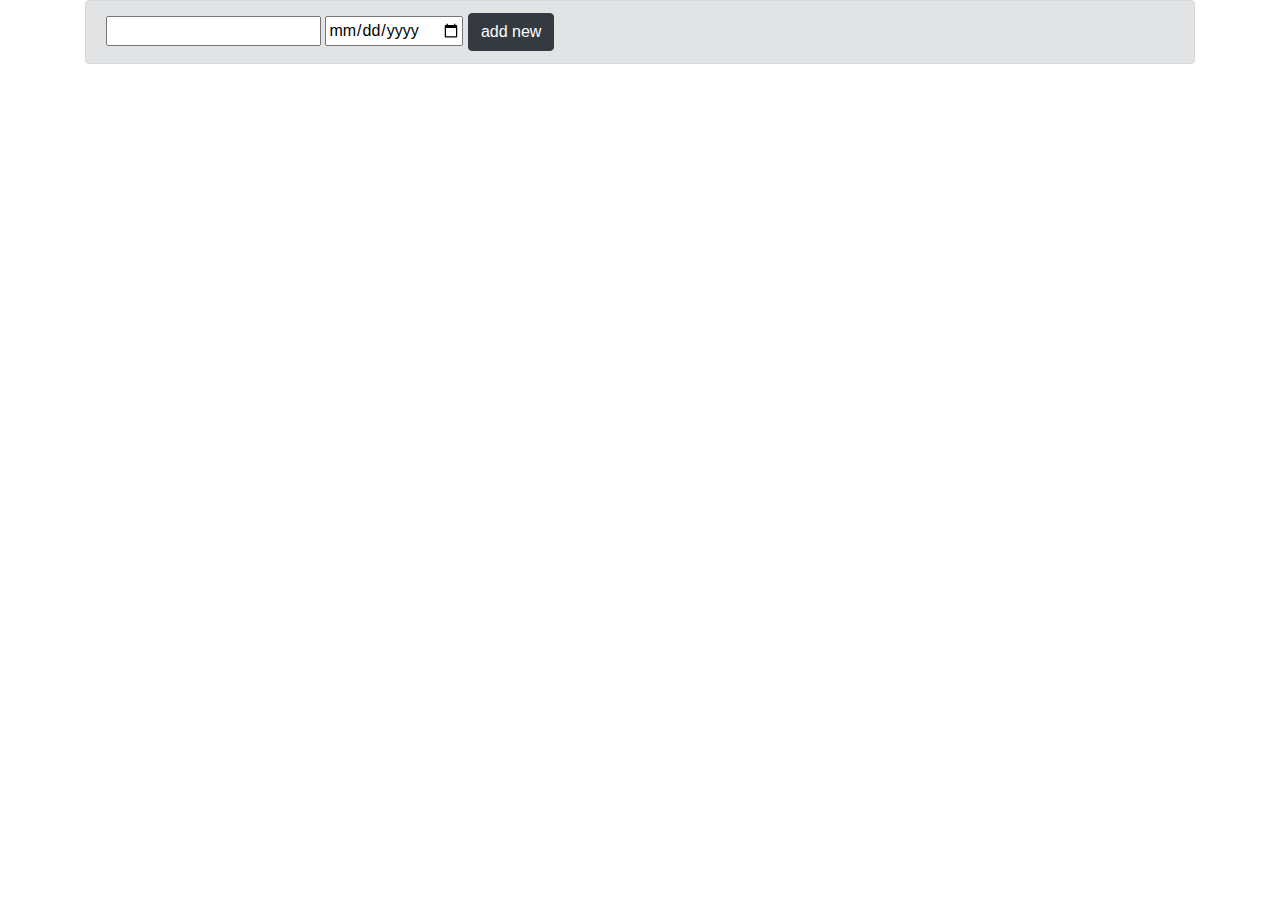
<file: Aleksand Zorin/index.html>
<html>
    <head>
            <link rel="stylesheet" href="https://maxcdn.bootstrapcdn.com/bootstrap/4.0.0/css/bootstrap.min.css" integrity="sha384-Gn5384xqQ1aoWXA+058RXPxPg6fy4IWvTNh0E263XmFcJlSAwiGgFAW/dAiS6JXm" crossorigin="anonymous">
            <script src="https://maxcdn.bootstrapcdn.com/bootstrap/4.0.0/js/bootstrap.min.js" integrity="sha384-JZR6Spejh4U02d8jOt6vLEHfe/JQGiRRSQQxSfFWpi1MquVdAyjUar5+76PVCmYl" crossorigin="anonymous"></script>
    </head>
    <body>
        <div class="container">
            <div class="addNewToDo alert alert-secondary">
                <input type="text" class="addNewToDo_input">
                <input type="date" class="addNewToDo_calendar">
                <button class="addNewToDo_button btn btn-dark">add new</button>
                </div>
        <div class="toDoItems list-group">
        </div>
        </div>
        <script src="index.js"></script>
    </body>
</html>
</file>
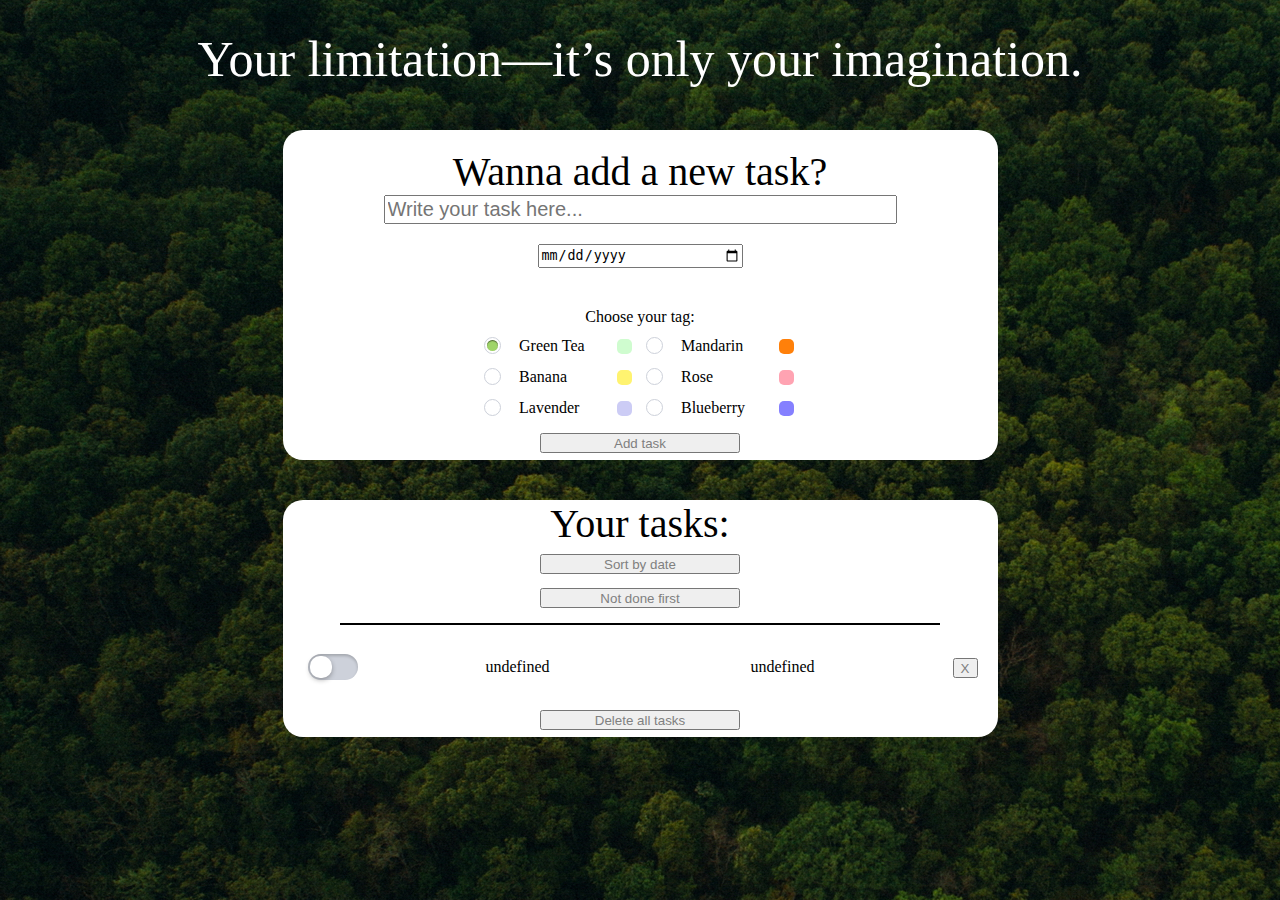
<file: Alina Firsova/index.html>
<!DOCTYPE HTML>
<html>
<head>
    <meta charset="utf-8">
    <title>To-Do List</title>
    <link rel="stylesheet" type="text/css" href="style.css">
</head>
<body onload="init()">  
  <div class="header">Your limitation—it’s only your imagination.</div>
  <div class="mainSection">
    <div class="addTask">
          <div class="addTask__mainInfo">
                  <span>Wanna add a new task?</span>
                  <div class="taskName"><input type="text" size="40px" placeholder="Write your task here..." id="taskName"></div>
                  <input type="date" name="calendar" id="deadline" onchange="checkDate()" class="dateInput">
                  </div>
                  <P>Choose your tag:</P>
        <div class="addTask__tag">   
            <div class="tagChoise"><input type="radio" class="radio" id="greenTea" name="radioTag" value="greenTea" checked/><label for="greenTea">Green Tea</label><div class="greenTea tag"></div></div>
            <div class="tagChoise"><input type="radio" class="radio" id="mandarin" name="radioTag" value="mandarin"/><label for="mandarin">Mandarin</label><div class="mandarin tag"></div></div> 
            <div class="tagChoise"><input type="radio" class="radio" id="banana" name="radioTag" value="banana"/><label for="banana">Banana</label><div class="banana tag"></div></div>
            <div class="tagChoise"><input type="radio" class="radio" id="rose" name="radioTag" value="rose"/><label for="rose">Rose</label><div class="rose tag"></div></div>
            <div class="tagChoise"><input type="radio" class="radio" id="lavender" name="radioTag" value="lavender"/><label for="lavender">Lavender</label><div class="lavender tag"></div></div>
            <div class="tagChoise"><input type="radio" class="radio" id="blueberry" name="radioTag" value="blueberry"/><label for="blueberry">Blueberry</label><div class="blueberry tag"></div></div>
        </div>
        <button onclick="addTask(this)">Add task</button>
      </div>  
    <div class="tasks" ><span>Your tasks:</span> 
        <button onclick="dateSort()">Sort by date</button>
        <button onclick="doneSort()">Not done first</button>
        <hr>
        <div id="taskList"></div>
      <button onclick="deleteAll()">Delete all tasks</button>
      </div>
  </div>
<script type="text/javascript" src="script.js"></script>
</body>
</html>
</file>
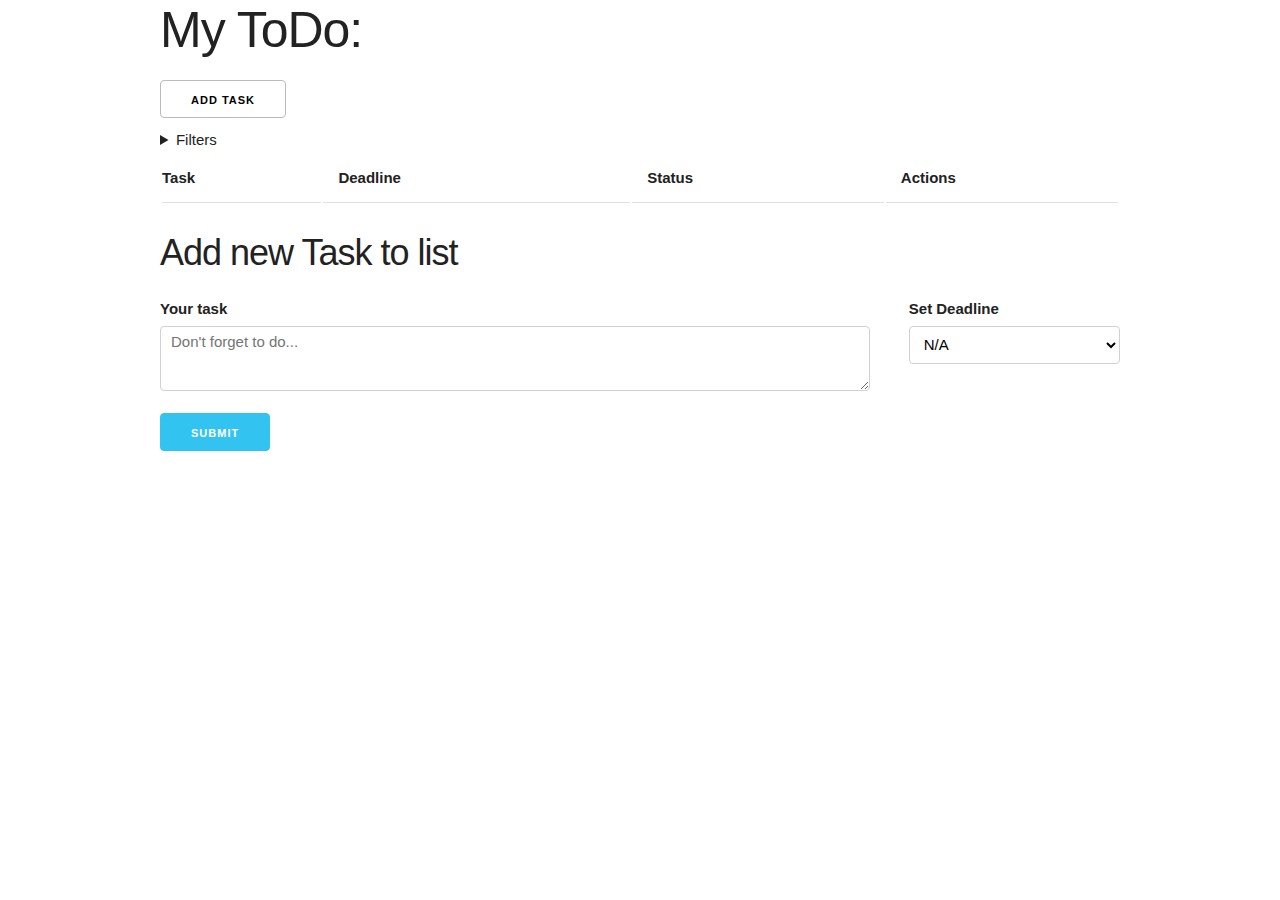
<file: Anatoly Shlom/index.html>
<!DOCTYPE html>
<html>
<head>
    <meta charset="utf-8">
    <meta http-equiv="X-UA-Compatible" content="IE=edge"> 
    <meta name="viewport" content="width=device-width, initial-scale=1">   
    <title>
        ToDo List
    </title>
    <link rel="stylesheet" type="text/css" media="screen" href="css/normalize.css">
    <link rel="stylesheet" type="text/css" media="screen" href="css/skeleton.css">
    <link rel="stylesheet" type="text/css" media="screen" href="css/styles.css">
</head>
<body>
    <main>
        <div class="container">
                <div class="row">
                    <h1>My ToDo:</h1>
                    <a class="button" href="#addnewtask">Add Task</a>
                
                <details>
                        <summary>Filters</summary> 
                    <div class="row">
                        
                        <div class="six columns">
                            <h5>Status filter</h5>
                            <div id="setstatusfilter">
                            <div><input type="radio" name="status_filter" class="" value="null"> Show all tasks</div>
                            <div><input type="radio" name="status_filter" class="" value="done"> Show only done tasks</div>
                            <div><input type="radio" name="status_filter" class="" value="undone"> Show only tasks in progress</div>
                            </div>
                        </div>
                        <div class="six columns">
                                <h5>Deadline filter</h5>
                                <div id="setdeadlinefilter">
                                <input type="radio" name="deadline_filter" class="" value="null"> Show all tasks<br>
                                <input type="radio" name="deadline_filter" class="" value="day"> One day deadline<br>
                                <input type="radio" name="deadline_filter" class="" value="week"> One week deadline
                                </div>
                            </div>
                       
                    </div>
                </details>
                    <table class="u-full-width">
                        <thead>
                            <tr class="head">
                                <th>Task</th>
                                <th><span id="DLFilter">Deadline</span></th>
                                <th>Status</th>
                                <th>Actions</th>
                            </tr>
                        </thead>
                        <tbody id="start">
                            <tr class="tasklist" id="start">
                                <td colspan="4">
                                    <span class="list__message_empty">You have no tasks</span>
                                </td>
                            </tr>
                        </tbody>
                    </table>
                </div>
                <form>
                <a id="addnewtask"></a>
                <h3>Add new Task to list</h3>
                <div class="row">
                    <div class="nine columns">
                        <label for="task">Your task</label>
                        <textarea class="u-full-width" placeholder="Don't forget to do..." id="task"></textarea>           
                    </div>
                    <div class="three columns">
                        <label for="deadline">Set Deadline</label>
                        <select class="u-full-width" id="deadline">
                            <option value="1">N/A</option>
                            <option value="2">One Day</option>
                            <option value="3">One week</option>
                        </select>
                    </div>
                </div>
                <div class="row">
                    <input class="button-primary" type="submit" value="Submit" id="addtask" >                    </div>
                </form>
        </div>
    </main>
<script src="JS/main.js"></script>
</body>
</html>
</file>
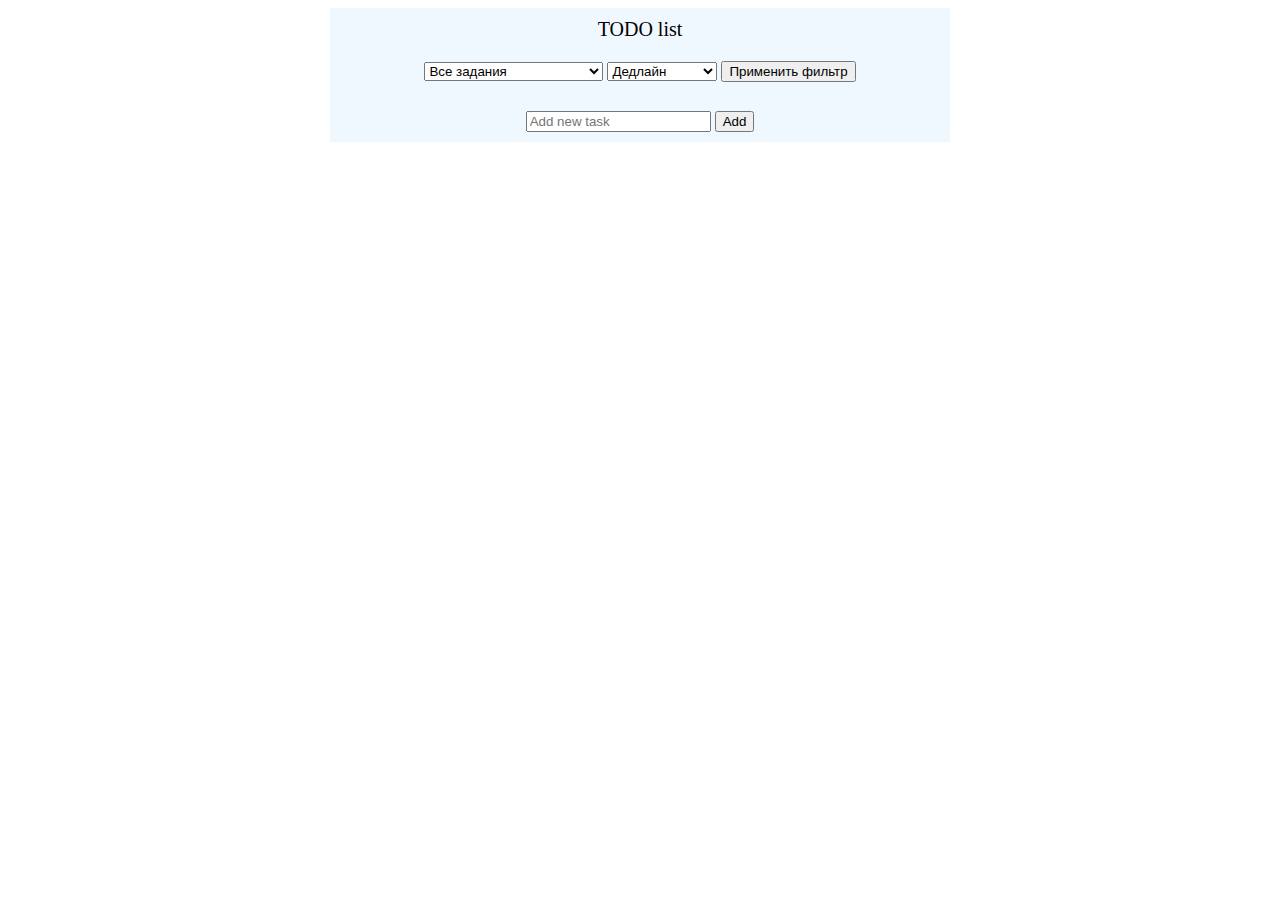
<file: Azaliya Kasimova/index.html>
<!DOCTYPE html>
<html>
  <head>
    <meta charset="utf-8">
    <link href="styles.css" rel="stylesheet">
    <title>TODO list</title>
  </head>
  <body>
    <div class="todo-list">
      <div class="todo-list__head">TODO list</div>
      <form>
        <select class="todo-list__done-filter" id="doneFilter">
          <option value="all">Все задания</option>
          <option value="done">Выполненные задания</option>
          <option value="notdone">Невыполненные задания</option>
        </select>
        <select class="todo-list__data-filter" id="dataFilter">
          <option>Дедлайн</option>
          <option value="Завтра">Завтра</option>
          <option value="Неделя">Через неделю</option>
        </select>
        <input type="button" value="Применить фильтр"
         id="doneFilterButton">
      </form>
      <div class="todo-list__task" id="addTaskText"></div>
      <div class="todo-list__add-task">
        <form>
          <input class="todo-list__text-value" id="textOfTask" type="text" placeholder="Add new task"> 
          <input class="todo-list__button" id="addButton" type="button" value="Add">
        </form>
      </div>
    </div>
    <script src="todolist.js"></script>
  </body>
</file>
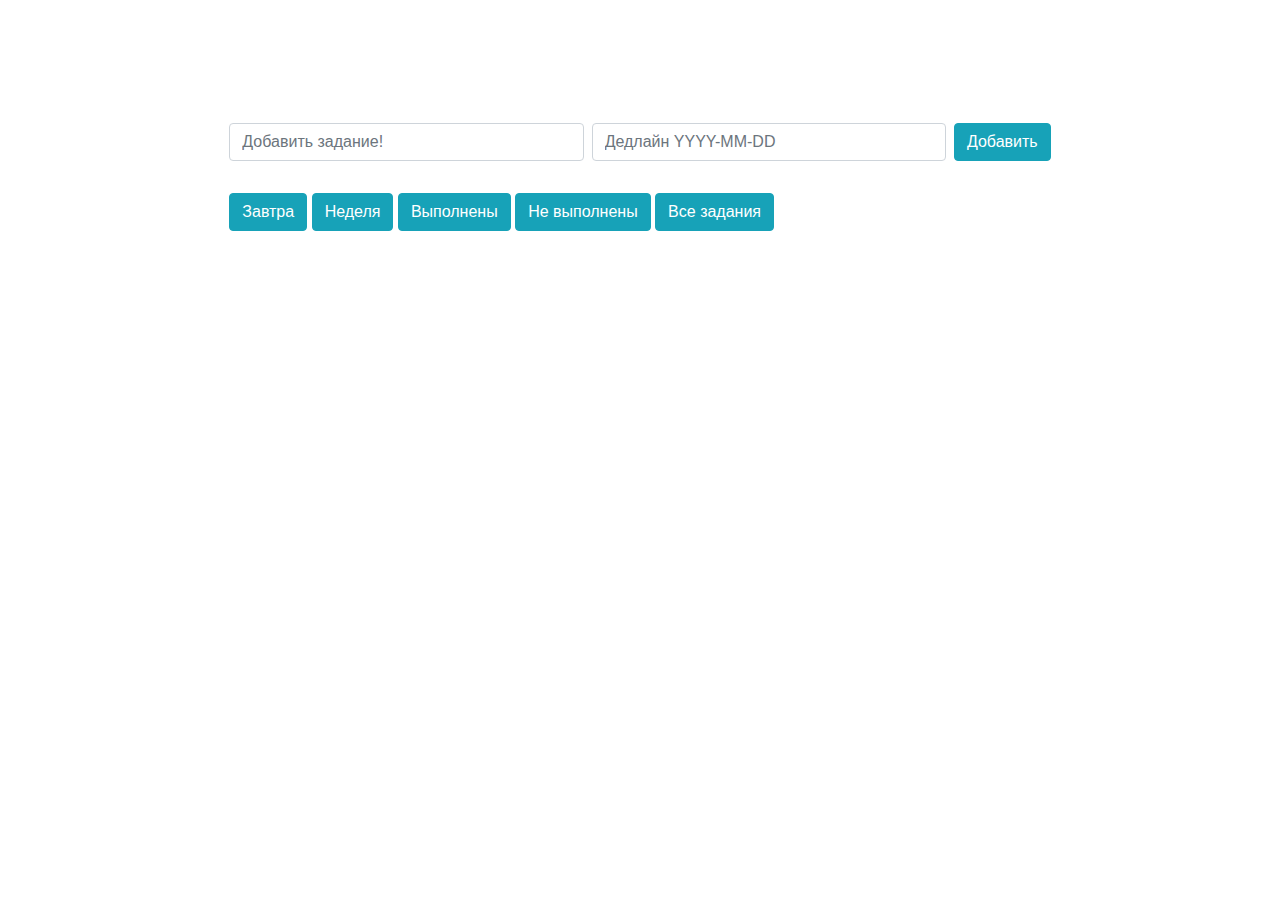
<file: IVAN-MARAKHOVSKII/index.html>
<!DOCTYPE html>
<html lang="en">

<head>
  <meta charset="UTF-8" />
  <meta name="viewport" content="width=device-width, initial-scale=1.0" />
  <meta http-equiv="X-UA-Compatible" content="ie=edge" />
  <title>Document</title>
  <link rel="stylesheet" href="https://stackpath.bootstrapcdn.com/bootstrap/4.3.1/css/bootstrap.min.css"
    integrity="sha384-ggOyR0iXCbMQv3Xipma34MD+dH/1fQ784/j6cY/iJTQUOhcWr7x9JvoRxT2MZw1T" crossorigin="anonymous" />
  <link rel="stylesheet" href="./style/style.css" />
  
</head>

<body>
  <div class="grid">
    <div class="todo">
      <div class="head">
        <div class="inputData"></div>
        <input type="text" class="form-control mr-2 add" placeholder="Добавить задание!" id="input">
        <input type="text" class="form-control mr-2 add" placeholder="Дедлайн YYYY-MM-DD" id="deadline" >
        
        <button type="button" class="btn btn-info" onclick="addItem()" id="inputBtn">Добавить</button>
      </div>
      <div class="filters">
        <button type="button" class="btn btn-info mt-1 mt-lg-0" id="tomorrowBtn" onclick="render('tmr')">Завтра</button>
        <button type="button" class="btn btn-info mt-1 mt-lg-0" id="weekBtn" onclick="render('week')">Неделя</button>

        <button type="button" class="btn btn-info mt-1 mt-lg-0" id="doneBtn" onclick="render('done')">Выполнены</button>

        <button type="button" class="btn btn-info mt-1 mt-lg-0" id="undoneBtn" onclick="render('undone')">Не выполнены</button>
        <button type="button" class="btn btn-info mt-1 mt-lg-0" id="undoneBtn" onclick="render('all')">Все задания</button>
     
      </div>
      <div class="itemList" id="itemList">

      </div>
    </div>
  </div>
  
  <script src='./scripts/main.js'></script>
  <script src="https://code.jquery.com/jquery-3.3.1.slim.min.js"
    integrity="sha384-q8i/X+965DzO0rT7abK41JStQIAqVgRVzpbzo5smXKp4YfRvH+8abtTE1Pi6jizo"
    crossorigin="anonymous"></script>
  <script src="https://cdnjs.cloudflare.com/ajax/libs/popper.js/1.14.7/umd/popper.min.js"
    integrity="sha384-UO2eT0CpHqdSJQ6hJty5KVphtPhzWj9WO1clHTMGa3JDZwrnQq4sF86dIHNDz0W1"
    crossorigin="anonymous"></script>
  <script src="https://stackpath.bootstrapcdn.com/bootstrap/4.3.1/js/bootstrap.min.js"
    integrity="sha384-JjSmVgyd0p3pXB1rRibZUAYoIIy6OrQ6VrjIEaFf/nJGzIxFDsf4x0xIM+B07jRM"
    crossorigin="anonymous"></script>
</body>

</html>
</file>
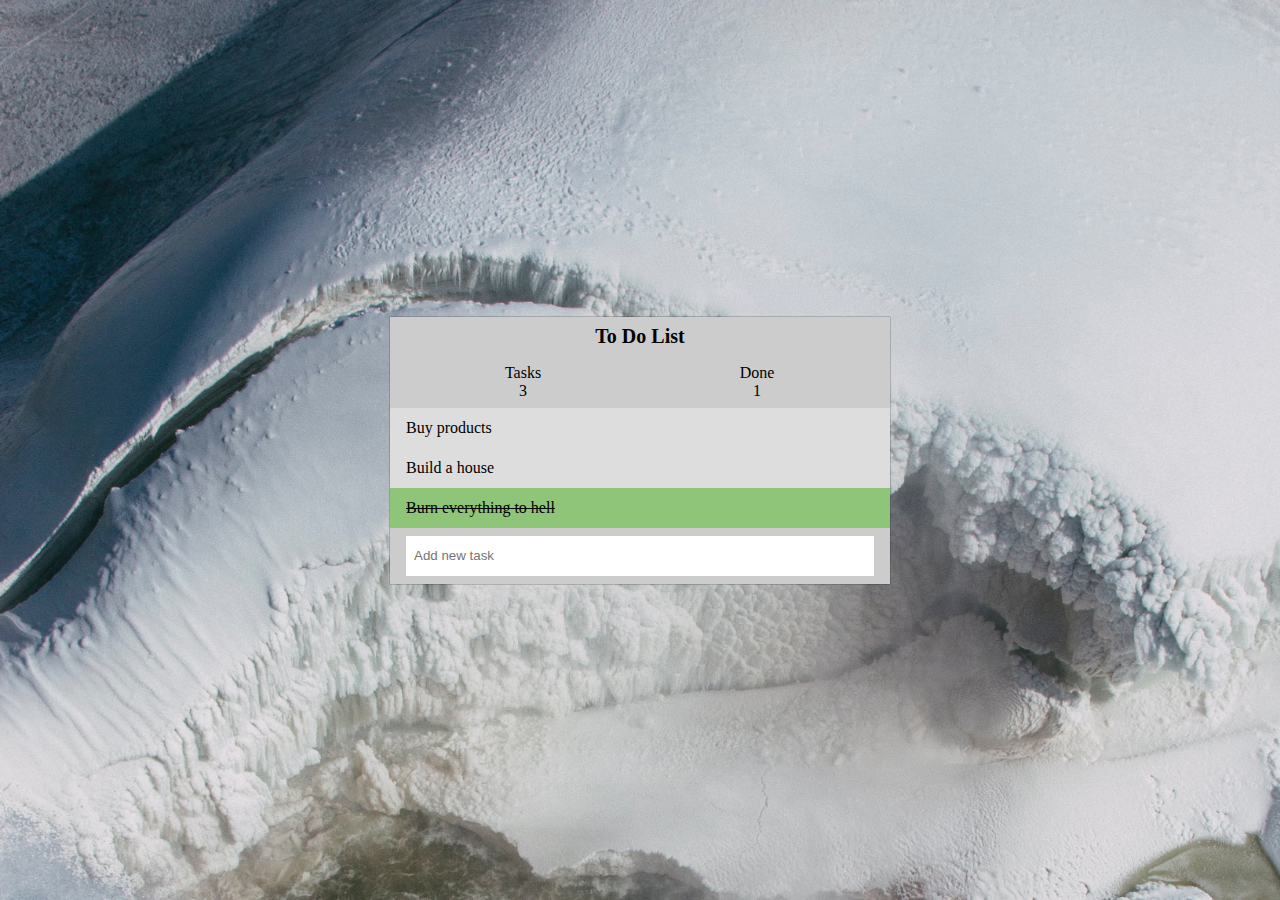
<file: Kirill Zhuck/index.html>
<!doctype html>
<html lang="en">
<head>
	<meta charset="UTF-8">
	<meta name="viewport"
	      content="width=device-width, user-scalable=no, initial-scale=1.0, maximum-scale=1.0, minimum-scale=1.0">
	<meta http-equiv="X-UA-Compatible" content="ie=edge">
	<link rel="stylesheet" href="styles.css">
	<title>Document</title>
</head>
<body>
<div class="wrapper">
	<div class="app">
		<div class="app__header">
			<div class="app__title"><span class="app__title-text">To Do List</span></div>
			<div class="app__info">
				<div class="app__info-item">
					<span class="app__info-text">Tasks</span>
					<span class="app__info-number" id="js-all-tasks"></span>
				</div>
				<div class="app__info-item">
					<span class="app__info-text">Done</span>
					<span class="app__info-number" id="js-done-tasks"></span>
				</div>
			</div>
		</div>
		<div class="app__body">
			<ul class="app__list" id="app__list"></ul>
		</div>
		<div class="app__footer">
			<input class="app__task-new" id="app__task-new" placeholder="Add new task">
		</div>
	</div>
</div>

<script src="script.js"></script>
</body>
</html>
</file>
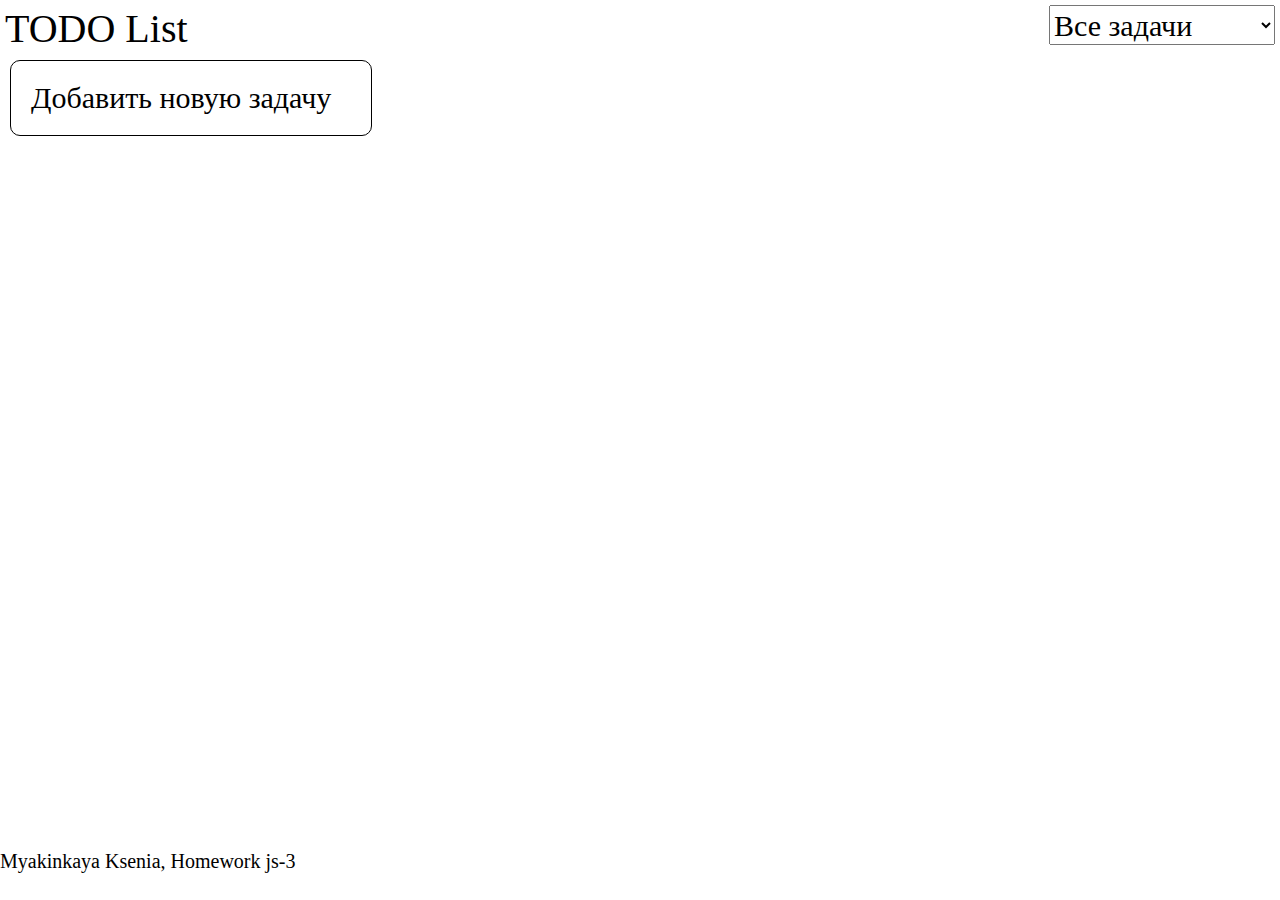
<file: Ksenia Myakinkaya/index.html>
<!DOCTYPE html>
<html>
<head>
    <meta charset='utf-8'>
    <meta http-equiv='X-UA-Compatible' content='IE=edge'>
    <title>TODO List</title>
    <meta name='viewport' content='width=device-width, initial-scale=1'>
    <link rel='stylesheet' type='text/css' media='screen' href='./style/main.css'>
</head>
<body>
    <header>
        <span>TODO List</span>
        <select id="filter">
            <option selected value="all">Все задачи</option>
            <option value="true">Выполненные</option>
            <option value="false">Предстоящие</option>
            <option value="expired">Просроченные</option>
            <option value="tomorrow">Дедлайн завтра</option>
            <option value="weak">Дедлайн неделя</option>
        </select>
    </header>
    <section class="add-new"><span id="add">Добавить новую задачу</span></section>
    <section class="main">
    </section>
    <footer>
        <span>Myakinkaya Ksenia, Homework js-3</span>
    </footer>
    <script src='./script/main.js'></script>
</body>
</html>
</file>
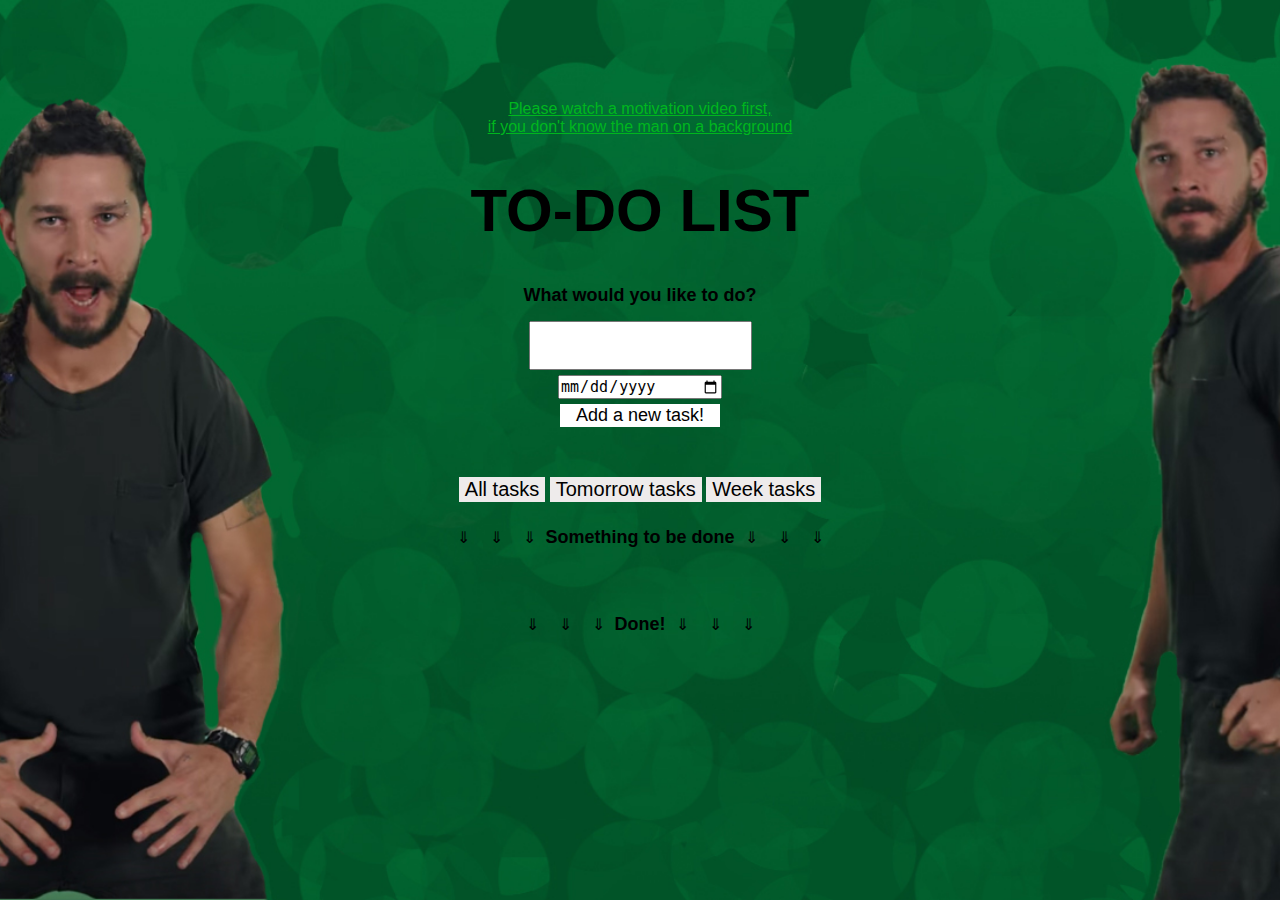
<file: Kuzmin_Ivan/index.html>
<!DOCTYPE html>
<html lang="en">
  <head>
    <meta charset="UTF-8">
    <meta name="viewport" content="width=device-width, initial-scale=1.0">
    <meta http-equiv="X-UA-Compatible" content="ie=edge">
    <title>TO-DO</title>
    <link rel="stylesheet" href="css/style.css" type="text/css"/>
  </head>
  <body>

    <container>

      <div class="link">
          <a href="http://www.youtube.com/watch?v=ZXsQAXx_ao0">
          Please watch a motivation video first,
          </br>if you don't know the man on a background</a>
      </div>
        
      <h1>TO-DO LIST</h1>

      <h2>What would you like to do?</h2>

      <div class="first__section">
        <input id="task" type="text"/>
        <input id="deadline" type="date"/>
        <button id="add" class="btn">Add a new task!</button>
      </div>
      
      <div class="second__section">
        <button id="allTasks" class="btn">All tasks</button>
        <button id="tomorrowTasks" class="btn">Tomorrow tasks</button>
        <button id="weekTasks" class="btn">Week tasks</button>
      </div>
      <div class="first-line-arrow">
          <p>&#8659</p><p>&#8659</p><p>&#8659</p>
          <h2>Something to be done</h2>
          <p>&#8659</p><p>&#8659</p><p>&#8659</p>
      </div>
      <ul id="tasksToBeCompleted"></ul>
      <div class="second-line-arrow">
          <p>&#8659</p><p>&#8659</p><p>&#8659</p>
          <h2>Done!</h2>
          <p>&#8659</p><p>&#8659</p><p>&#8659</p>
      </div>
      <ul id="completedTasks"></ul>

    </container>

  </body>
  <script src="js/todo.js"></script>
</html>
</file>
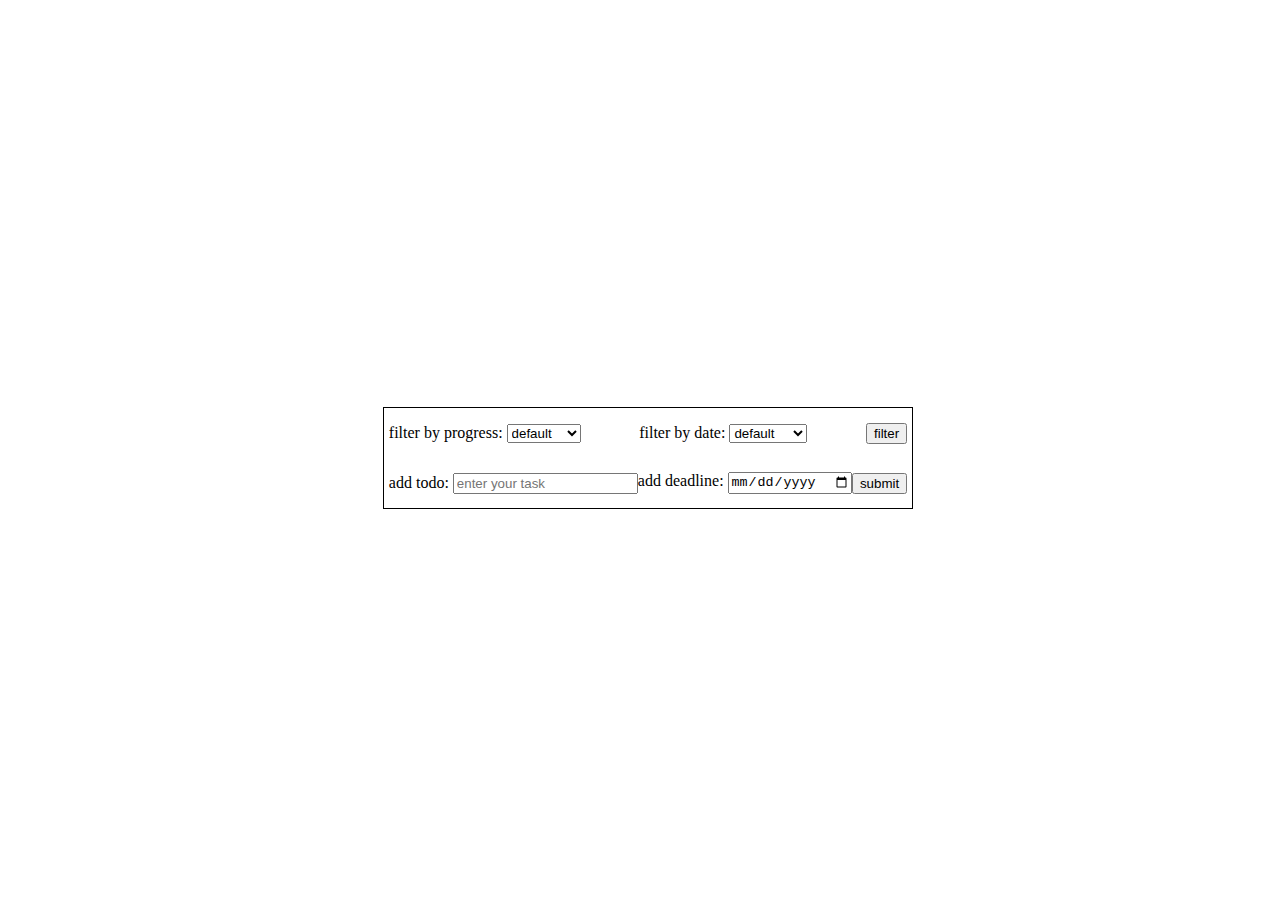
<file: Nikita_Korzhavin/index.html>
<!DOCTYPE html>
<html lang="en">
  <head>
    <meta charset="UTF-8" />
    <meta name="viewport" content="width=device-width, initial-scale=1.0" />
    <meta http-equiv="X-UA-Compatible" content="ie=edge" />
    <link rel="stylesheet" href="./styles.css" />
    <title>Document</title>
  </head>
  <body>
    <div id="todo-app"></div>
    <script type="text/javascript" src="script1.js"></script>
  </body>
</html>
</file>
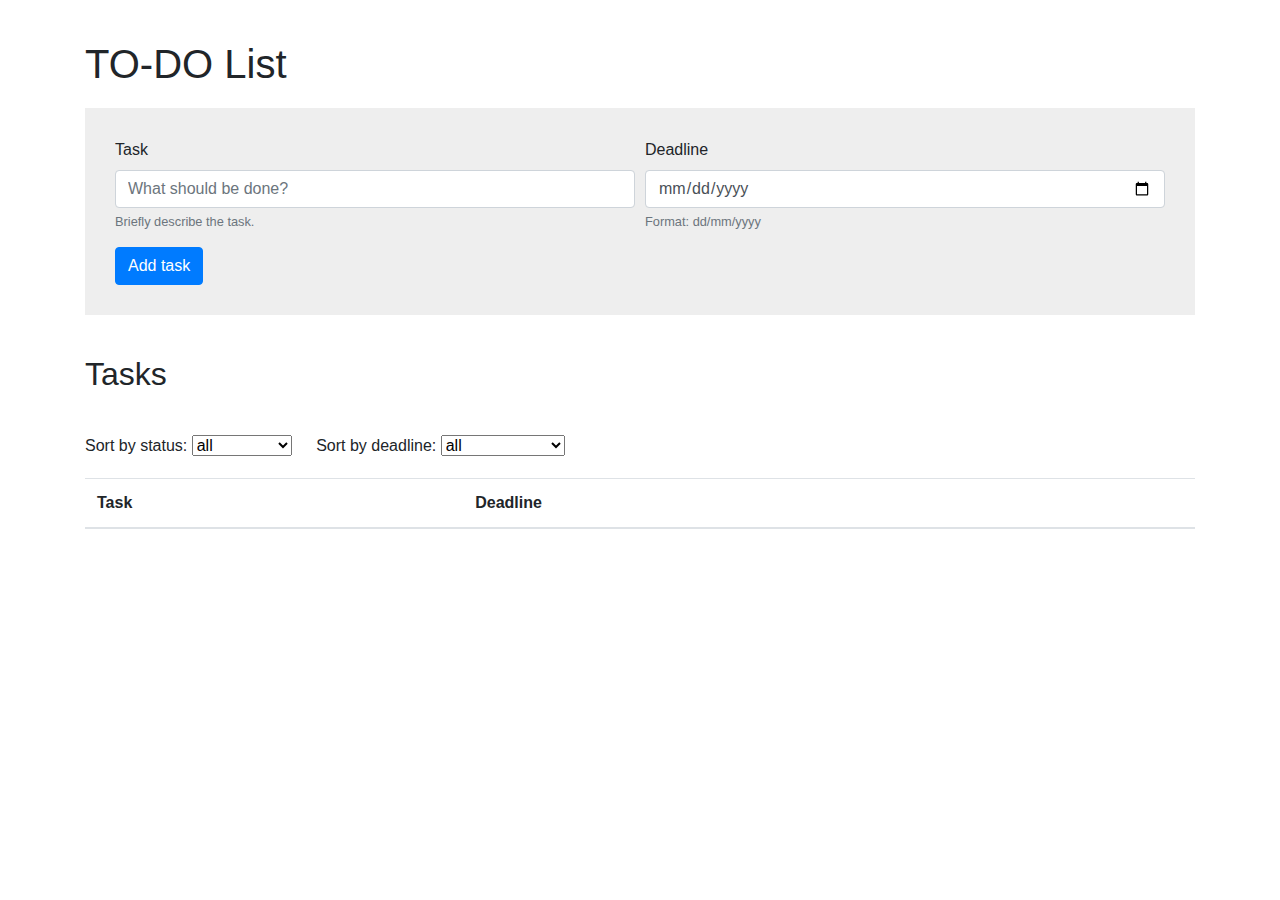
<file: Vladimir Kulikov/index.html>
<!DOCTYPE html>
<html lang="en">

<head>
    <meta charset="UTF-8">
    <meta name="viewport" content="width=device-width, initial-scale=1.0">
    <meta http-equiv="X-UA-Compatible" content="ie=edge">
    <title>TO-DO list</title>
    <link rel="stylesheet" href="https://stackpath.bootstrapcdn.com/bootstrap/4.3.1/css/bootstrap.min.css"
        integrity="sha384-ggOyR0iXCbMQv3Xipma34MD+dH/1fQ784/j6cY/iJTQUOhcWr7x9JvoRxT2MZw1T" crossorigin="anonymous">
    <link rel="stylesheet" href="custom.css">
</head>

<body>
    <div class="container">
        <h1>TO-DO List</h1>
        <div class="add-task-block">
            <form>
                <div class="form-row">
                    <div class="form-group col-md-6">
                        <label for="task">Task</label>
                        <input type="text" class="add-task-text form-control" id="task" aria-describedby="taskHelp"
                            placeholder="What should be done?">
                        <div class="invalid-feedback">
                            Field cannot be empty.
                        </div>
                        <small id="taskHelp" class="form-text text-muted">Briefly describe the task.</small>
                    </div>
                    <div class="form-group col-md-6">
                        <label for="deadline">Deadline</label>
                        <input type="date" class="add-task-deadline form-control" id="deadline"
                            aria-describedby="deadlineHelp">
                        <small id="deadlineHelp" class="form-text text-muted">Format: dd/mm/yyyy</small>
                    </div>
                </div>
                <button type="submit" class="add-task-btn btn btn-primary">Add task</button>
            </form>
        </div>
        <h2>Tasks</h2>
        <div class="filters">
            <span>Sort by status: </span>
            <select class="task-filter status-filter" name="status">
                <option value="all">all</option>
                <option value="completed">completed</option>
                <option value="incomplete">incomplete</option>
            </select>
            <span>Sort by deadline: </span>
            <select class="task-filter deadline-filter" name="deadline">
                <option value="all">all</option>
                <option value="until-tomorrow">until-tomorrow</option>
                <option value="in-a-week">in a week</option>
            </select>
        </div>
        <table class="table">
            <thead>
                <tr>
                    <th scope="col">Task</th>
                    <th scope="col">Deadline</th>
                    <th scope="col"></th>
                </tr>
            </thead>
            <tbody class="task-list"></tbody>
        </table>
    </div>

    <script src="script.js"></script>
    <script src="https://code.jquery.com/jquery-3.3.1.slim.min.js"
        integrity="sha384-q8i/X+965DzO0rT7abK41JStQIAqVgRVzpbzo5smXKp4YfRvH+8abtTE1Pi6jizo"
        crossorigin="anonymous"></script>
    <script src="https://cdnjs.cloudflare.com/ajax/libs/popper.js/1.14.7/umd/popper.min.js"
        integrity="sha384-UO2eT0CpHqdSJQ6hJty5KVphtPhzWj9WO1clHTMGa3JDZwrnQq4sF86dIHNDz0W1"
        crossorigin="anonymous"></script>
    <script src="https://stackpath.bootstrapcdn.com/bootstrap/4.3.1/js/bootstrap.min.js"
        integrity="sha384-JjSmVgyd0p3pXB1rRibZUAYoIIy6OrQ6VrjIEaFf/nJGzIxFDsf4x0xIM+B07jRM"
        crossorigin="anonymous"></script>
</body>

</html>
</file>
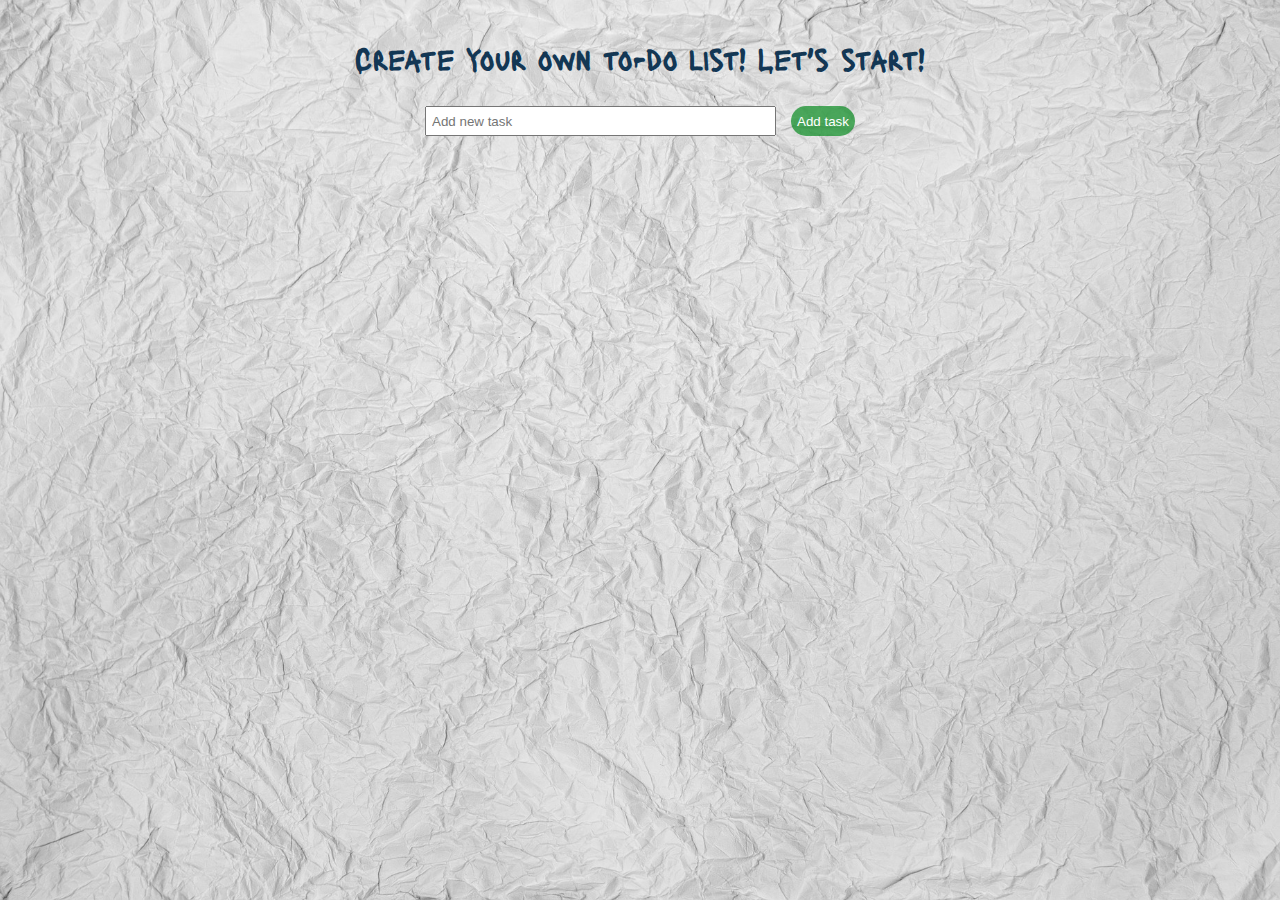
<file: YakovlevaNatasha/index.html>
<!DOCTYPE html>
<html>
<head>
	<meta charset="utf-8">

	<!-- Шрифты -->
	<link href="https://fonts.googleapis.com/css?family=Lacquer&display=swap" rel="stylesheet">
	<link href="https://fonts.googleapis.com/css?family=Lato:400,700i&display=swap" rel="stylesheet">
	

	<link rel="stylesheet" type="text/css" href="main.css">
	<link rel="stylesheet" href="https://use.fontawesome.com/releases/v5.0.13/css/all.css" integrity="sha384-DNOHZ68U8hZfKXOrtjWvjxusGo9WQnrNx2sqG0tfsghAvtVlRW3tvkXWZh58N9jp" crossorigin="anonymous">

	<script type="text/javascript" src="script.js"></script>
	<title>To Do List</title>
</head>
<body>
	<header>
		Create your own to-do list! Let's start!
	</header>

	<main>
		<span class="add-task">
			<input id="add-task__text" type="text" name="task" placeholder="Add new task" size="40">
			<input id="add-task__button" type="button" name="add" value="Add task">
		</span>

		<div class="container">
			<ul id="tasks" type="none">
				<!-- created tasks will be here-->
			</ul>
		</div>
	</main>

</body>
</html>
</file>
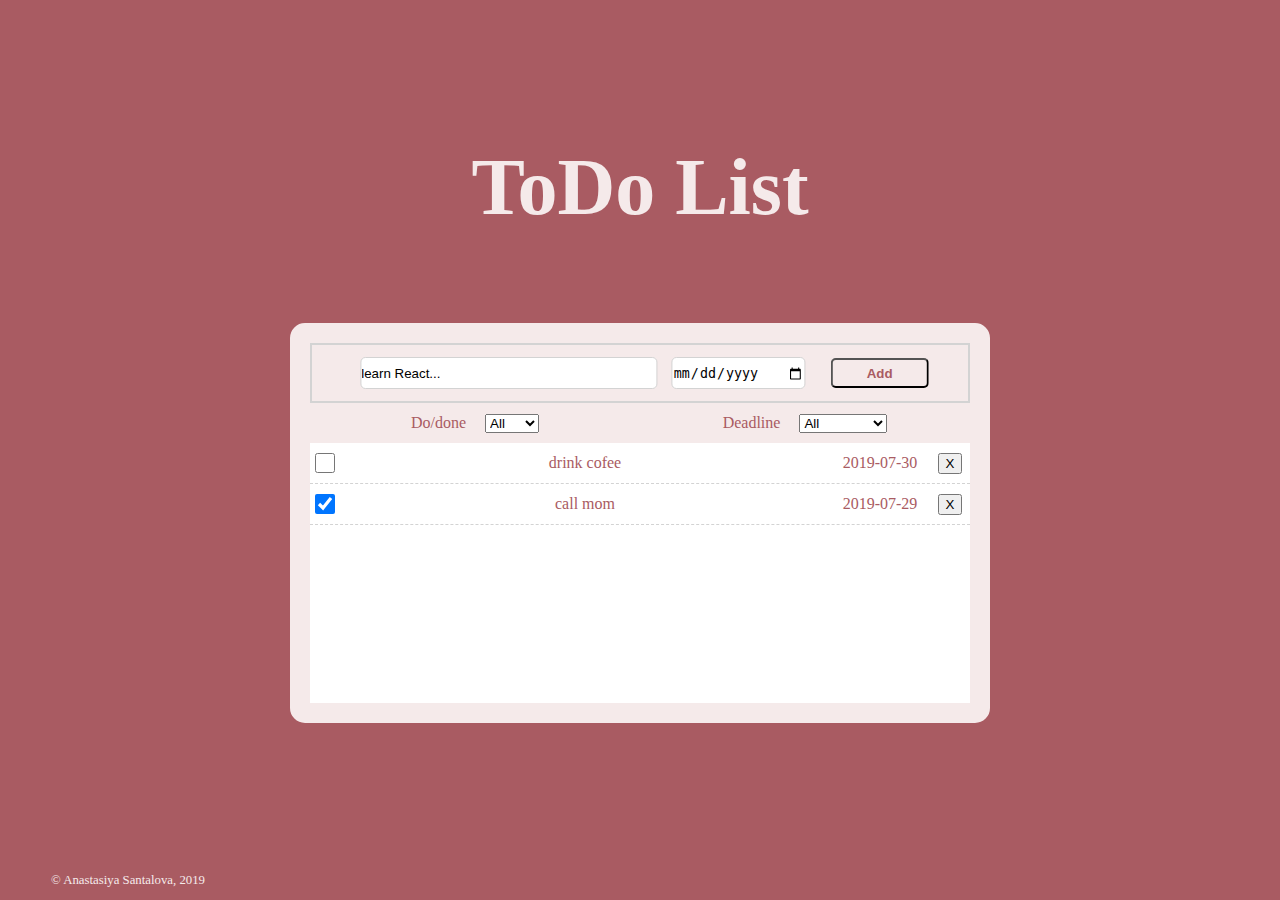
<file: Anastasiya Santalova/app.html>
<!DOCTYPE html>
<html>
  <head>
    <meta http-equiv="Content-Type" content="text/html; charset=UTF-8">
    <meta http-equiv="X-UA-Compatible" content="IE=edge,chrome=1">
    <meta name="viewport" content="width=device-width, height=device-height, initial-scale=1, maximum-scale=1">

    <title>ToDo List / Santalova</title>

    <link rel="stylesheet" href="app.css">
  </head>
  <body>

  <main id="root">

    <header class="header">
           
    </header>

    <section class="todo-title">
      <h1>ToDo List</h1>
    </section>

    <section class="todo-area">

      <form class="add-task">
          <input class="add-task__input add-task__input_task" id="add-task" value="learn React..." required></input>
          <input type="date" class="add-task__input add-task__input_date" id="add-date" required></input>
          <button class="add-task__button" id="add-button" name="Add">Add</button>
      </form>

      <div class="filter" id="filter">

        <span class="filter_checked">
          <span>
            Do/done
          </span>
          <select id="filter_checked">
            <option value='all'>All</option>
            <option value='do'>Do</option>
            <option value='done'>Done</option>
          </select>
        </span>
        
        <span class="filter_deadline">
          <span>
            Deadline
          </span>
          <select id="filter_deadline">
            <option value="all">All</option>
            <option value="failed">Failed</option>
            <option value="today">Today</option>
            <option value="tomorrow">Tomorrow</option>
            <option value="month">This month</option>
          </select>
        </span>

      </div>

      <div id="tasks">

        <!-- tasks will be here -->

      </div>

    </section>

    <footer class="footer">
        <p>&copy; Anastasiya Santalova, 2019</p>
    </footer>

  </main>

  <script type="text/javascript" src="app.js"> </script>

  </body>
</html>
</file>
<file: Alina Firsova/style.css>
.header{
    padding: 30px;
    height: 70px;
    color: white;
    font-size: 50px;
    text-align:center;
}

p{
    margin: auto;
}

span{
    margin-right: auto;
    margin-left: auto;
    font-size:40px;
}

button{
    width: 200px;
    height: 20px;
    margin: auto;
    margin-top: 7px;
    margin-bottom: 7px;
    margin-right: auto;
    margin-left: auto;
    color:gray;
}

.dateInput{
    width: 200px;
    height: 20px;
    margin-right: auto;
    margin-left: auto;
    margin-top: 20px;
    margin-bottom: 20px;
}

.addTask__tag{
    display:flex;
    justify-content: center;
    flex-wrap: wrap;
    width: 470px;
    margin: auto;
}

.addTask__mainInfo{
    display:flex;
    justify-content: center;
    margin: auto;
    flex-direction: column;
    padding: 15px;
}

.tasks{
    width: 715px;
    background-color: white;
    margin-right: auto;
    margin-left: auto;
    margin-top: 40px;
    margin-bottom: 40px;
    border-radius: 20px;
    display:flex;
    align-content: center;
    flex-direction: column;
}

task{
    display:flex;
    width: 670px;
    padding: 10px;
    margin: 15px;
    justify-content: space-between;
    align-content: center;
}

.taskCheck{
    display:flex;
    align-content: center;
    margin: 0;
}

.deadLine{
    display:flex;
    justify-content: center;
    width: 200px;
    height: 20px;
}

.name{
    width: 300px;
    display:flex;
    justify-content: center;
    text-align: center;
}

hr {
    border: none; 
    background-color: black; 
    height: 2px; 
    width: 600px;
}

.tagChoise{
    display:flex;
    justify-content: space-between;
    margin: 6px;
    width: 150px;
}

.delete{
    display: flex;
    margin: 0;
    width: 25px;
    
}

.addTask{
    background-color: white;
    height: 330px;
    width: 715px;
    border-radius: 20px;
    margin: auto;
    display: flex;
    flex-direction: column;
    justify-content: center;
    align-content: center;
}

input[type="text"] {
    font-size:20px;
}

input,
textarea,
[contenteditable] {
  caret-color: #9FD468;
}

INPUT[type="text"] {
    color:  rgb(78, 80, 75);
}

input:focus {
    border-color: rgba(255,255,0,.7);
    box-shadow: 0 0 0 3px rgba(255,255,0,.7);
}

.tag{
    height: 15px;
    width: 15px;
    border-radius: 5px;
    margin: 2px;
}

.taskTag{
    height: 15px;
    width: 40px;
    border-radius: 5px; 
    align-content: center;
    margin-top: auto;
    margin-bottom: auto;
    margin-right:0;
    margin-left:0;
}

.radio {
    position: absolute;
    z-index: -1;
    opacity: 0;
    margin: 10px 0 0 7px;
}

.radio + label {
    position: relative;
    padding: 0 0 0 35px;
    cursor: pointer;
}

.radio + label:before {
    content: '';
    position: absolute;
    top: 0px;
    left: 0;
    width: 15px;
    height: 15px;
    border: 1px solid #CDD1DA;
    border-radius: 50%;
    background: #FFF;
}

.radio + label:after {
    content: '';
    position: absolute;
    top: 3px;
    left: 3px;
    width: 11px;
    height: 11px;
    border-radius: 50%;
    background: #9FD468;
    box-shadow: inset 0 1px 1px rgba(0,0,0,.5);
    opacity: 0;
    transition: .2s;
}

.radio:checked + label:after {
    opacity: 1;
}

.radio:focus + label:before {
    box-shadow: 0 0 0 3px rgba(255,255,0,.7);
}

.greenTea{
    background-color: #CFFCCF;
}

.lavender{
    background-color: #CCCCF5;
}

body, html{
    background-image: url(back.jpg);
    margin:0;
}

.mainSection{
    display: flex;
    flex-direction: column;
    justify-content: center;
}

.mandarin{
    background-color: rgb(255, 128, 10);
}

.banana{
    background-color: #FFF370;
}

.rose{
    background-color: #FFA3B2;
}

.blueberry{
    background-color: #8580FF;
}

.checkbox {
	position: absolute;
	z-index: -1;
	opacity: 0;
    margin: 10px 0 0 20px;
}

.checkbox + label {
	position: relative;
	padding: 0 0 0 60px;
	cursor: pointer;
}

.checkbox + label:before {
	content: '';
	position: absolute;
	top: -4px;
	left: 0;
	width: 50px;
	height: 26px;
	border-radius: 13px;
	background: #CDD1DA;
	box-shadow: inset 0 2px 3px rgba(0,0,0,.2);
    transition: .2s;
    display:flex;
    align-content: center;
    margin: auto;
}

.checkbox + label:after {
	content: '';
	position: absolute;
	top: -2px;
	left: 2px;
	width: 22px;
	height: 22px;
	border-radius: 10px;
	background: #FFF;
	box-shadow: 0 2px 5px rgba(0,0,0,.3);
	transition: .2s;
}

.checkbox:checked + label:before {
	background: #9FD468;
}

.checkbox:checked + label:after {
	left: 26px;
}

.checkbox:focus + label:before {
	box-shadow: inset 0 2px 3px rgba(0,0,0,.2), 0 0 0 3px rgba(255,255,0,.7);
}
</file>
<file: Anatoly Shlom/css/skeleton.css>
/*
* Skeleton V2.0.4
* Copyright 2014, Dave Gamache
* www.getskeleton.com
* Free to use under the MIT license.
* http://www.opensource.org/licenses/mit-license.php
* 12/29/2014
*/


/* Table of contents
––––––––––––––––––––––––––––––––––––––––––––––––––
- Grid
- Base Styles
- Typography
- Links
- Buttons
- Forms
- Lists
- Code
- Tables
- Spacing
- Utilities
- Clearing
- Media Queries
*/


/* Grid
–––––––––––––––––––––––––––––––––––––––––––––––––– */
.container {
  position: relative;
  width: 100%;
  max-width: 960px;
  margin: 0 auto;
  padding: 0 20px;
  box-sizing: border-box; }
.column,
.columns {
  width: 100%;
  float: left;
  box-sizing: border-box; }

/* For devices larger than 400px */
@media (min-width: 400px) {
  .container {
    width: 85%;
    padding: 0; }
}

/* For devices larger than 550px */
@media (min-width: 550px) {
  .container {
    width: 80%; }
  .column,
  .columns {
    margin-left: 4%; }
  .column:first-child,
  .columns:first-child {
    margin-left: 0; }

  .one.column,
  .one.columns                    { width: 4.66666666667%; }
  .two.columns                    { width: 13.3333333333%; }
  .three.columns                  { width: 22%;            }
  .four.columns                   { width: 30.6666666667%; }
  .five.columns                   { width: 39.3333333333%; }
  .six.columns                    { width: 48%;            }
  .seven.columns                  { width: 56.6666666667%; }
  .eight.columns                  { width: 65.3333333333%; }
  .nine.columns                   { width: 74.0%;          }
  .ten.columns                    { width: 82.6666666667%; }
  .eleven.columns                 { width: 91.3333333333%; }
  .twelve.columns                 { width: 100%; margin-left: 0; }

  .one-third.column               { width: 30.6666666667%; }
  .two-thirds.column              { width: 65.3333333333%; }

  .one-half.column                { width: 48%; }

  /* Offsets */
  .offset-by-one.column,
  .offset-by-one.columns          { margin-left: 8.66666666667%; }
  .offset-by-two.column,
  .offset-by-two.columns          { margin-left: 17.3333333333%; }
  .offset-by-three.column,
  .offset-by-three.columns        { margin-left: 26%;            }
  .offset-by-four.column,
  .offset-by-four.columns         { margin-left: 34.6666666667%; }
  .offset-by-five.column,
  .offset-by-five.columns         { margin-left: 43.3333333333%; }
  .offset-by-six.column,
  .offset-by-six.columns          { margin-left: 52%;            }
  .offset-by-seven.column,
  .offset-by-seven.columns        { margin-left: 60.6666666667%; }
  .offset-by-eight.column,
  .offset-by-eight.columns        { margin-left: 69.3333333333%; }
  .offset-by-nine.column,
  .offset-by-nine.columns         { margin-left: 78.0%;          }
  .offset-by-ten.column,
  .offset-by-ten.columns          { margin-left: 86.6666666667%; }
  .offset-by-eleven.column,
  .offset-by-eleven.columns       { margin-left: 95.3333333333%; }

  .offset-by-one-third.column,
  .offset-by-one-third.columns    { margin-left: 34.6666666667%; }
  .offset-by-two-thirds.column,
  .offset-by-two-thirds.columns   { margin-left: 69.3333333333%; }

  .offset-by-one-half.column,
  .offset-by-one-half.columns     { margin-left: 52%; }

}


/* Base Styles
–––––––––––––––––––––––––––––––––––––––––––––––––– */
/* NOTE
html is set to 62.5% so that all the REM measurements throughout Skeleton
are based on 10px sizing. So basically 1.5rem = 15px :) */
html {
  font-size: 62.5%; }
body {
  font-size: 1.5em; /* currently ems cause chrome bug misinterpreting rems on body element */
  line-height: 1.6;
  font-weight: 400;
  font-family: "Raleway", "HelveticaNeue", "Helvetica Neue", Helvetica, Arial, sans-serif;
  color: #222; }


/* Typography
–––––––––––––––––––––––––––––––––––––––––––––––––– */
h1, h2, h3, h4, h5, h6 {
  margin-top: 0;
  margin-bottom: 2rem;
  font-weight: 300; }
h1 { font-size: 4.0rem; line-height: 1.2;  letter-spacing: -.1rem;}
h2 { font-size: 3.6rem; line-height: 1.25; letter-spacing: -.1rem; }
h3 { font-size: 3.0rem; line-height: 1.3;  letter-spacing: -.1rem; }
h4 { font-size: 2.4rem; line-height: 1.35; letter-spacing: -.08rem; }
h5 { font-size: 1.8rem; line-height: 1.5;  letter-spacing: -.05rem; }
h6 { font-size: 1.5rem; line-height: 1.6;  letter-spacing: 0; }

/* Larger than phablet */
@media (min-width: 550px) {
  h1 { font-size: 5.0rem; }
  h2 { font-size: 4.2rem; }
  h3 { font-size: 3.6rem; }
  h4 { font-size: 3.0rem; }
  h5 { font-size: 2.4rem; }
  h6 { font-size: 1.5rem; }
}

p {
  margin-top: 0; }


/* Links
–––––––––––––––––––––––––––––––––––––––––––––––––– */
a {
  color: #1EAEDB; }
a:hover {
  color: #0FA0CE; }


/* Buttons
–––––––––––––––––––––––––––––––––––––––––––––––––– */
.button,
button,
input[type="submit"],
input[type="reset"],
input[type="button"] {
  display: inline-block;
  height: 38px;
  padding: 0 30px;
  color: #555;
  text-align: center;
  font-size: 11px;
  font-weight: 600;
  line-height: 38px;
  letter-spacing: .1rem;
  text-transform: uppercase;
  text-decoration: none;
  white-space: nowrap;
  background-color: transparent;
  border-radius: 4px;
  border: 1px solid #bbb;
  cursor: pointer;
  box-sizing: border-box; }
.button:hover,
button:hover,
input[type="submit"]:hover,
input[type="reset"]:hover,
input[type="button"]:hover,
.button:focus,
button:focus,
input[type="submit"]:focus,
input[type="reset"]:focus,
input[type="button"]:focus {
  color: #333;
  border-color: #888;
  outline: 0; }
.button.button-primary,
button.button-primary,
input[type="submit"].button-primary,
input[type="reset"].button-primary,
input[type="button"].button-primary {
  color: #FFF;
  background-color: #33C3F0;
  border-color: #33C3F0; }
.button.button-primary:hover,
button.button-primary:hover,
input[type="submit"].button-primary:hover,
input[type="reset"].button-primary:hover,
input[type="button"].button-primary:hover,
.button.button-primary:focus,
button.button-primary:focus,
input[type="submit"].button-primary:focus,
input[type="reset"].button-primary:focus,
input[type="button"].button-primary:focus {
  color: #FFF;
  background-color: #1EAEDB;
  border-color: #1EAEDB; }


/* Forms
–––––––––––––––––––––––––––––––––––––––––––––––––– */
input[type="email"],
input[type="number"],
input[type="search"],
input[type="text"],
input[type="tel"],
input[type="url"],
input[type="password"],
textarea,
select {
  height: 38px;
  padding: 6px 10px; /* The 6px vertically centers text on FF, ignored by Webkit */
  background-color: #fff;
  border: 1px solid #D1D1D1;
  border-radius: 4px;
  box-shadow: none;
  box-sizing: border-box; }
/* Removes awkward default styles on some inputs for iOS */
input[type="email"],
input[type="number"],
input[type="search"],
input[type="text"],
input[type="tel"],
input[type="url"],
input[type="password"],
textarea {
  -webkit-appearance: none;
     -moz-appearance: none;
          appearance: none; }
textarea {
  min-height: 65px;
  padding-top: 6px;
  padding-bottom: 6px; }
input[type="email"]:focus,
input[type="number"]:focus,
input[type="search"]:focus,
input[type="text"]:focus,
input[type="tel"]:focus,
input[type="url"]:focus,
input[type="password"]:focus,
textarea:focus,
select:focus {
  border: 1px solid #33C3F0;
  outline: 0; }
label,
legend {
  display: block;
  margin-bottom: .5rem;
  font-weight: 600; }
fieldset {
  padding: 0;
  border-width: 0; }
input[type="checkbox"],
input[type="radio"] {
  display: inline; }
label > .label-body {
  display: inline-block;
  margin-left: .5rem;
  font-weight: normal; }


/* Lists
–––––––––––––––––––––––––––––––––––––––––––––––––– */
ul {
  list-style: circle inside; }
ol {
  list-style: decimal inside; }
ol, ul {
  padding-left: 0;
  margin-top: 0; }
ul ul,
ul ol,
ol ol,
ol ul {
  margin: 1.5rem 0 1.5rem 3rem;
  font-size: 90%; }
li {
  margin-bottom: 1rem; }


/* Code
–––––––––––––––––––––––––––––––––––––––––––––––––– */
code {
  padding: .2rem .5rem;
  margin: 0 .2rem;
  font-size: 90%;
  white-space: nowrap;
  background: #F1F1F1;
  border: 1px solid #E1E1E1;
  border-radius: 4px; }
pre > code {
  display: block;
  padding: 1rem 1.5rem;
  white-space: pre; }


/* Tables
–––––––––––––––––––––––––––––––––––––––––––––––––– */
th,
td {
  padding: 12px 15px;
  text-align: left;
  border-bottom: 1px solid #E1E1E1; }
th:first-child,
td:first-child {
  padding-left: 0; }
th:last-child,
td:last-child {
  padding-right: 0; }


/* Spacing
–––––––––––––––––––––––––––––––––––––––––––––––––– */
button,
.button {
  margin-bottom: 1rem; }
input,
textarea,
select,
fieldset {
  margin-bottom: 1.5rem; }
pre,
blockquote,
dl,
figure,
table,
p,
ul,
ol,
form {
  margin-bottom: 2.5rem; }


/* Utilities
–––––––––––––––––––––––––––––––––––––––––––––––––– */
.u-full-width {
  width: 100%;
  box-sizing: border-box; }
.u-max-full-width {
  max-width: 100%;
  box-sizing: border-box; }
.u-pull-right {
  float: right; }
.u-pull-left {
  float: left; }


/* Misc
–––––––––––––––––––––––––––––––––––––––––––––––––– */
hr {
  margin-top: 3rem;
  margin-bottom: 3.5rem;
  border-width: 0;
  border-top: 1px solid #E1E1E1; }


/* Clearing
–––––––––––––––––––––––––––––––––––––––––––––––––– */

/* Self Clearing Goodness */
.container:after,
.row:after,
.u-cf {
  content: "";
  display: table;
  clear: both; }


/* Media Queries
–––––––––––––––––––––––––––––––––––––––––––––––––– */
/*
Note: The best way to structure the use of media queries is to create the queries
near the relevant code. For example, if you wanted to change the styles for buttons
on small devices, paste the mobile query code up in the buttons section and style it
there.
*/


/* Larger than mobile */
@media (min-width: 400px) {}

/* Larger than phablet (also point when grid becomes active) */
@media (min-width: 550px) {}

/* Larger than tablet */
@media (min-width: 750px) {}

/* Larger than desktop */
@media (min-width: 1000px) {}

/* Larger than Desktop HD */
@media (min-width: 1200px) {}
</file>
<file: Anatoly Shlom/css/styles.css>
a {
  color: #000 !important;
  text-decoration: none;
}
</file>
<file: Azaliya Kasimova/styles.css>
.todo-list {
  width: 600px;
  background-color: aliceblue;
  text-align: center;
  margin-left: auto;
  margin-right: auto;
  padding: 10px;
}
.todo-list__head {
  margin-bottom: 20px;
  font-size: 20px;
}
.todo-list__task-quantity {
  margin-bottom: 10px;
}
.todo-list__done-quantity {
  margin-bottom: 20px;
}
.todo-list__task {
  margin-bottom: 10px;
}
.todo-list__data-filter {
  margin-bottom: 10px;
}
.todo-list__done-filter {
  margin-bottom: 20px;
}
</file>
<file: IVAN-MARAKHOVSKII/style/style.css>
.grid {
  height: 95vh;
  display: -ms-grid;
  display: grid;
  -ms-grid-columns: 1fr 4fr 1fr;
      grid-template-columns: 1fr 4fr 1fr;
  -ms-grid-rows: 1fr 6fr 1fr;
      grid-template-rows: 1fr 6fr 1fr;
}

.grid .todo {
  width: 100%;
  height: 100%;
  -ms-grid-column: 2;
  grid-column: 2;
  -ms-grid-row: 2;
  grid-row: 2;
}

.grid .todo .head {
  display: -webkit-box;
  display: -ms-flexbox;
  display: flex;
  -webkit-box-pack: justify;
      -ms-flex-pack: justify;
          justify-content: space-between;
  padding: 1rem;
}

.grid .todo .filters {
  padding: 1rem;
}

.grid .todo .itemList {
  display: -webkit-box;
  display: -ms-flexbox;
  display: flex;
  -webkit-box-orient: vertical;
  -webkit-box-direction: normal;
      -ms-flex-direction: column;
          flex-direction: column;
  padding: 1rem 1rem 1rem 1rem;
}

.item {
  position: relative;
  display: -webkit-box;
  display: -ms-flexbox;
  display: flex;
  border: 1px solid lightgrey;
  margin-top: 0.5rem;
  padding: 1rem;
  font-size: 1.5rem;
}

.item:hover {
  background: #b1a0a0;
}

.item p {
  margin: 0;
}

.checked {
  background: #4e4949;
  color: #fff;
}

.close {
  position: absolute;
  right: 0;
  top: 0;
  padding: 12px 16px 12px 16px;
}
/*# sourceMappingURL=style.css.map */
</file>
<file: Kirill Zhuck/styles.css>
html,
body {
    height: 100%;
}

body {
    background-image: url("./tristan-gevaux-ATtLrdUekdI-unsplash.jpg") ;
    background-size: 100%;
    margin: 0;
    padding: 0;
}

* {
    box-sizing: border-box;
}

ul,
li {
    padding: 0;
    margin: 0;
    list-style-type: none;
}

.wrapper {
    align-items: center;
    display: flex;
    justify-content: center;
    height: 100%;
}

.app {
    box-shadow: 0 0 1px 0 black;
    display: flex;
    flex-direction: column;
    max-width: 500px;
    width: 100%;
}

.app__header {
    background-color: #ccc;
}

.app__title {
    font-size: 20px;
    font-weight: 600;
    padding: 8px 16px;
    text-align: center;
}

.app__info {
    display: flex;
    padding: 8px 16px;
}

.app__info-item {
    align-items: center;
    display: flex;
    flex-direction: column;
    flex: 1;
}

.app__body {
    background-color: #ddd;
}

.app__footer {
    background-color: #ccc;
    padding: 8px 16px;
}

.app__list-item {
    align-items: center;
    display: flex;
    position: relative;
}

.app__list-item:hover {
    background-color: #fff;
}

.app__list-item:hover .app__list-remove {
    opacity: 0.5;
}

.app__list-item:hover .app__list-remove:hover {
    opacity: 1;
}

.app__list-item.app__list-item--done {
    background-color: #8fc579;
}

.app__list-item.app__list-item--done .app__list-text {
    text-decoration: line-through;
}

.app__list-text {
    cursor: pointer;
    flex: 1;
    line-height: 24px;
    padding: 8px 16px;
}

.app__list-remove {
    border: 1px solid red;
    border-radius: 50%;
    cursor: pointer;
    height: 32px;
    fles-shrink: 0;
    margin-left: auto;
    margin-right: 5px;
    opacity: 0;
    padding: 0 8px;
    transform: rotate(45deg);
    transition: all linear 0.3s;
    width: 32px;
}

.app__list-remove:before, .app__list-remove:after {
    content: "";
    background-color: red;
    display: block;
    left: 50%;
    position: absolute;
    top: 50%;
    transform: translate(-50%, -50%);
}

.app__list-remove:before {
    height: 3px;
    width: 20px;
}

.app__list-remove:after {
    height: 20px;
    width: 3px;
}

.app__task-new {
    border: 0;
    line-height: 40px;
    min-height: 40px;
    padding: 0 8px;
    width: 100%;
}
</file>
<file: Ksenia Myakinkaya/style/main.css>
@font-face{
    font-family: 'Raleway';
    src: url(./fonts/Raleway.ttf) format ('ttf');  
    font-weight: normal;
    font-style: normal;   
}

body{
    margin: 0;
    display: grid;
    grid-template-rows: 50px auto 1fr 50px;
    font-family: 'Raleway';
    font-size: 30px;
    min-height: 100vh;
}

header{
    padding: 5px;
    font-size: 40px;
    display: flex;
    flex-direction: row;
    justify-content: space-between;
}

select{
    height: 40px;
    font-family: 'Raleway';
    font-size: 30px;
}

button{
    height: 40px;
    font-family: 'Raleway';
    font-size: 30px;
}

.add-new{
    padding: 20px;
    margin: 20px 0;
    border: 1px solid black;
    border-radius: 10px;
    width: 25%;
    display: flex;
    flex-direction: column;
    margin: 10px;
}

.add-new_clicked{
    width: auto;
}

.input{
    padding: 20px;
    background-color: lightgray;
}

.main{
    display: flex;
    flex-direction: column;
    justify-content: center;
    align-items: center;
    padding: 20px 0;
}

footer{
    font-size: 20px;
}

.main__task{
    border: 1px solid black;
    border-radius: 10px;
    width: 80vw;
    margin: 10px 0;
    text-align: center;
    display: flex;
    flex-direction: row;
    justify-content: space-between;
    align-items: center;
}

.main__def{
    width: 25%;
}

.main__def_done{
    text-decoration: line-through;
}

.main__def_expired{
    color: crimson;
}

.main__status{
    border: 1px solid black;
    width:  25px;
    height: 25px;
}

.main__status_done{
    background-color: #000;
}
</file>
<file: Kuzmin_Ivan/css/style.css>
body {
  background: url("../img/shia3.jpg") no-repeat center top/cover fixed;
  color: black;
  font-family: 'Franklin Gothic Medium', 'Arial Narrow', Arial, sans-serif;
}

container {
  color: black;
  display: block;
  width: 600px;
  margin: 100px auto;
}

.link {
  margin: 0 auto;
  text-align: center;
}

a {
  color: #00b61e;
}

h1 {
  font-size: 60px;
  text-align: center;
  color: black;
}

h2 {
  font-size: 18px;
  text-align: center;
  color: #000;
}

.first__section {
  display: flex;
  flex-direction: column;
  align-items: center;
}

.second__section {
  margin-top: 50px;
  text-align: center;
  align-items: center;
}

.first-line-arrow {
  justify-content: center;
  align-items: center;
  display: flex;
}

.second-line-arrow {
  justify-content: center;
  align-items: center;
  display: flex;
}

p {
  padding: 10px;
}

li * {
  float: left;
}

button {
  border: 0px;
  color: #000;
  font-size: 18px;
  cursor: pointer;
}

button:hover {
  color: #048319;
}

input {
  font-size: 15px;
  height: 25px;
  padding: 10px;
  color: #000;
}

#deadline {
  display: inline-block;
  margin-top: 5px;
  padding: 0px;
  height: auto;
  width: 160px;
}

#newTask {
  margin: 0px 10px 10px 0px;
}

#add {
  margin-top: 5px;
  align-items: center;
  display: block;
  background: rgb(255, 255, 255);
  font-size: 18px;
  color: #000;
  width: 160px;
}

#add:hover {
  color: #048319;
}

.btn {
  background: rgb(238, 235, 235);
  font-size: 20px;
  color: #000;
}

li {
  overflow: hidden;
}

li tag {
  font-size: 17px;
  width: 340px;
}

.data {
  height: 20px;
  width: 90px;
}

#completedTasks tag {
  text-decoration: line-through;
  color: #048319;
}

ul li input[type='text'],
input[type='data'] {
  display: none;
}
</file>
<file: Nikita_Korzhavin/styles.css>
html,
body {
  height: 100%;
  min-width: 100%;
  min-height: 100%;
  width: 100%;
}

body {
  display: flex;
  align-items: center;
  justify-content: center;
}

form {
  display: flex;
  justify-content: space-between;
  align-items: center;
  height: 50px;
}

.todo-app {
  display: flex;
  flex-direction: column;
  border: black 1px solid;
  padding: 0 5px;
}

.todo,
.todo-header {
  display: flex;
  align-items: center;
  justify-content: space-between;
  height: 50px;
}

.todo__chunk {
  margin: 0px 5px;
}

/* --------------------todo chunks--------------------*/
.todo__text {
  width: 150px;
  text-align: center;
}

.todo__deadline {
  width: 80px;
}

.todo__progress {
  width: 60px;
}

.todo__delete {
  width: 100px;
}
</file>
<file: Vladimir Kulikov/custom.css>
h1, h2 {
    margin: 40px 0 20px 0;
}

.add-task-block {
    background: #eee;
    padding: 30px;
}

.dropdown {
    margin-bottom: 10px;
}

.filters {
    padding: 20px 0;
}

select {
    margin-right: 20px;
}
</file>
<file: YakovlevaNatasha/main.css>
html {
	width: 100%;
	height: 100vh;
	background-image: url('img/background.jpg');
    background-repeat: no-repeat;
    background-position: center;
    background-size: cover;
    font-family: 'Lato', sans-serif;
    font-size: 18px;

}

header {
	margin-top: 40px;
	text-align: center;
	font-size: 30px;
	font-weight: 700;
	color: #133754;
	font-family: 'Lacquer', sans-serif;
}

.add-task {
	
	height: 30px;
	margin-top: 30px;
	margin-bottom: 50px;
	display: flex;
    /*выравнивание по основной оси*/
    justify-content: center;
}

#add-task__text {
	padding-left: 5px;
	padding-right: 5px;
	margin-right: 15px;
}

#add-task__button {
	border: 0px;
	border-radius: 50px;
	background-color: rgba(7, 138, 31, 0.7);
	color: #fff;
}

#add-task__button:hover {
	background-color: rgba(7, 138, 31, 1);
	color: #fff;
	font-weight: 700;
	transition: 0.2s ease-out;
}


ul {

	margin: auto;
	padding-left: 10px;
	padding-right: 10px;
}

ul li {
	cursor: default;

	padding-left: 15px;
	padding-right: 15px;
	padding-top: 5px;
	padding-bottom: 5px;

	background: #eee;
    -ms-user-select: none; 
    -moz-user-select: none; 
    -webkit-user-select: none; 
    user-select: none; 

    position: relative;

}

ul li:hover {
	background: #ddd;
}

ul li.checked {
	color: #eee;
	background: #31ad31;
}

ul li.checked::before {
	padding-right: 5px;
	content: "\2714";
	/*color: green;*/
}

.close {
	color: #000;
	font-size: 20px;
	float: right;

	padding-right: 5px;
	padding-left: 5px;

}

.close:hover {
	background-color: #000;
	border-radius: 50px;
	color: white;
}
</file>
<file: Anastasiya Santalova/app.css>
html {
  width: 100%;
  height: 100%; }

body {
  margin: 0;
  padding: 0;
  width: 100%;
  height: 100%;
  text-align: center;
  background-color: #A95B62;
  color: #F5EAEA; }

p {
  margin: 0; }

#root {
  margin: 0;
  padding: 0;
  width: 100%;
  height: 100%;
  display: grid;
  grid-template-areas: "h h h" ". tt ." ". app ." ". . ." "f f f";
  grid-template-columns: 1fr 700px 1fr;
  grid-template-rows: 50px 2fr 400px 1fr 40px; }

.header {
  grid-area: h;
  vertical-align: middle; }

.footer {
  grid-area: f;
  position: relative;
  text-align: left;
  font-size: 0.8em; }
  .footer p {
    margin: 0;
    position: absolute;
    top: 50%;
    left: 10%;
    -webkit-transform: translate(-50%, -50%);
            transform: translate(-50%, -50%); }

.todo-title {
  grid-area: tt;
  position: relative;
  margin: 0;
  font-size: 30pt; }
  .todo-title h1 {
    margin: 0;
    position: absolute;
    top: 50%;
    left: 50%;
    -webkit-transform: translate(-50%, -50%);
            transform: translate(-50%, -50%); }

.todo-area {
  grid-area: app;
  display: grid;
  grid-template-areas: "input" "filt" "tsks";
  grid-template-columns: 1fr;
  grid-template-rows: 60px 40px 1fr;
  background-color: #F5EAEA;
  color: #A95B62;
  border: 20px solid #F5EAEA;
  border-radius: 15px; }

.add-task {
  grid-area: input;
  position: relative;
  border: 2px solid lightgrey; }
  .add-task__input {
    height: 30px;
    border-radius: 5px; }
    .add-task__input_task {
      width: 45%;
      padding: 0;
      border: 1px solid lightgrey;
      position: absolute;
      top: 50%;
      left: 30%;
      -webkit-transform: translate(-50%, -50%);
              transform: translate(-50%, -50%); }
    .add-task__input_date {
      width: 20%;
      padding: 0;
      border: 1px solid lightgrey;
      position: absolute;
      top: 50%;
      left: 65%;
      -webkit-transform: translate(-50%, -50%);
              transform: translate(-50%, -50%); }
  .add-task__button {
    height: 30px;
    width: 15%;
    margin-left: 10px;
    border-radius: 5px;
    background-color: #F5EAEA;
    color: #A95B62;
    font-weight: 800;
    position: absolute;
    top: 50%;
    left: 85%;
    -webkit-transform: translate(-50%, -50%);
            transform: translate(-50%, -50%); }

.filter {
  grid-area: filt;
  position: relative;
  display: grid;
  grid-template-areas: "filt1 filt2";
  grid-template-columns: 1fr 1fr;
  grid-template-rows: 1fr; }
  .filter_checked {
    grid-area: filt1;
    margin: auto; }
  .filter_deadline {
    grid-area: filt2;
    margin: auto; }
  .filter select {
    margin-left: 15px; }

#tasks {
  grid-area: tsks;
  background-color: white;
  text-align: left;
  position: relative;
  overflow: auto; }

.tasks__element {
  display: grid;
  grid-template-areas: "check txt dt del";
  grid-template-columns: 30px 1fr 100px 40px;
  grid-template-rows: 1fr;
  width: 100%;
  height: 40px;
  border-bottom: 1px dashed lightgray; }
  .tasks__element_checkbox {
    grid-area: check;
    width: 20px;
    height: 20px;
    border-radius: 5px;
    margin: auto; }
  .tasks__element_description {
    grid-area: txt;
    position: relative;
    margin: auto; }
  .tasks__element_date {
    grid-area: dt;
    position: relative;
    margin: auto; }
  .tasks__element_delete {
    grid-area: del;
    position: relative;
    margin: auto; }
</file>
